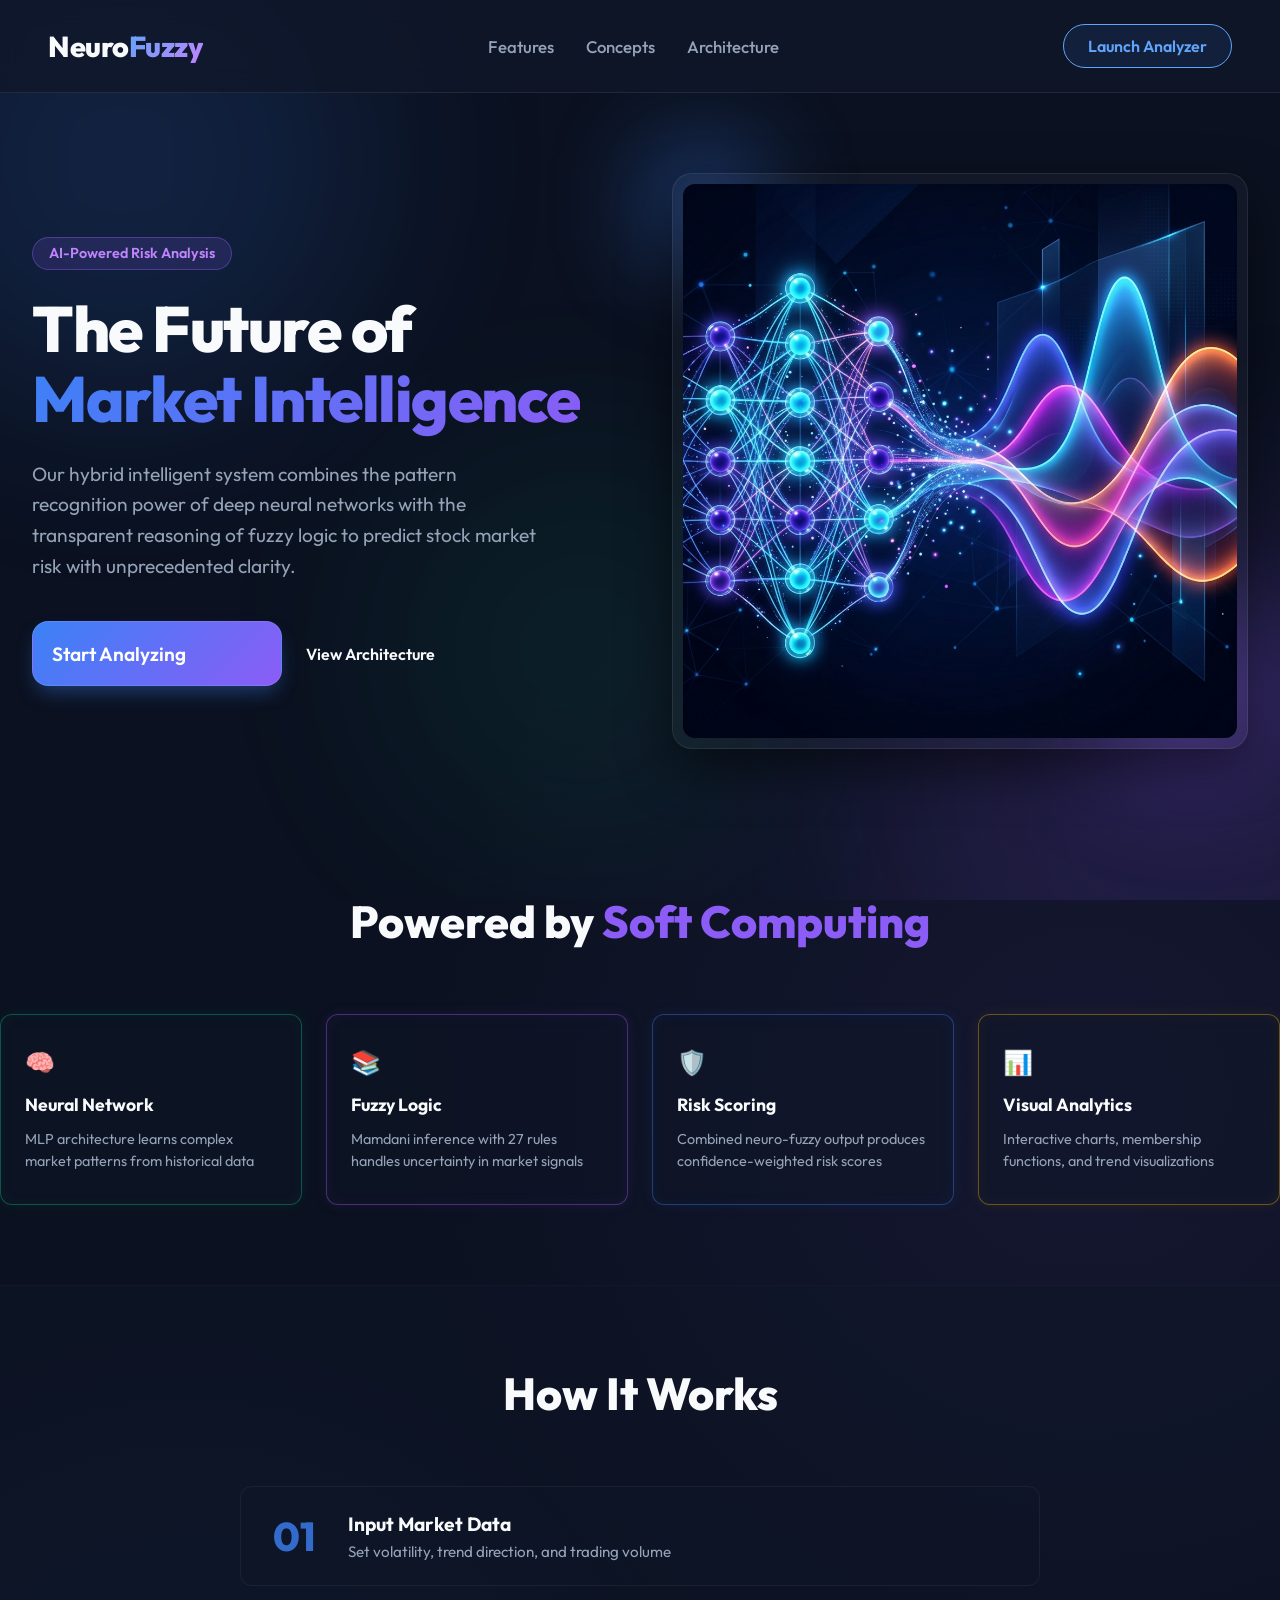
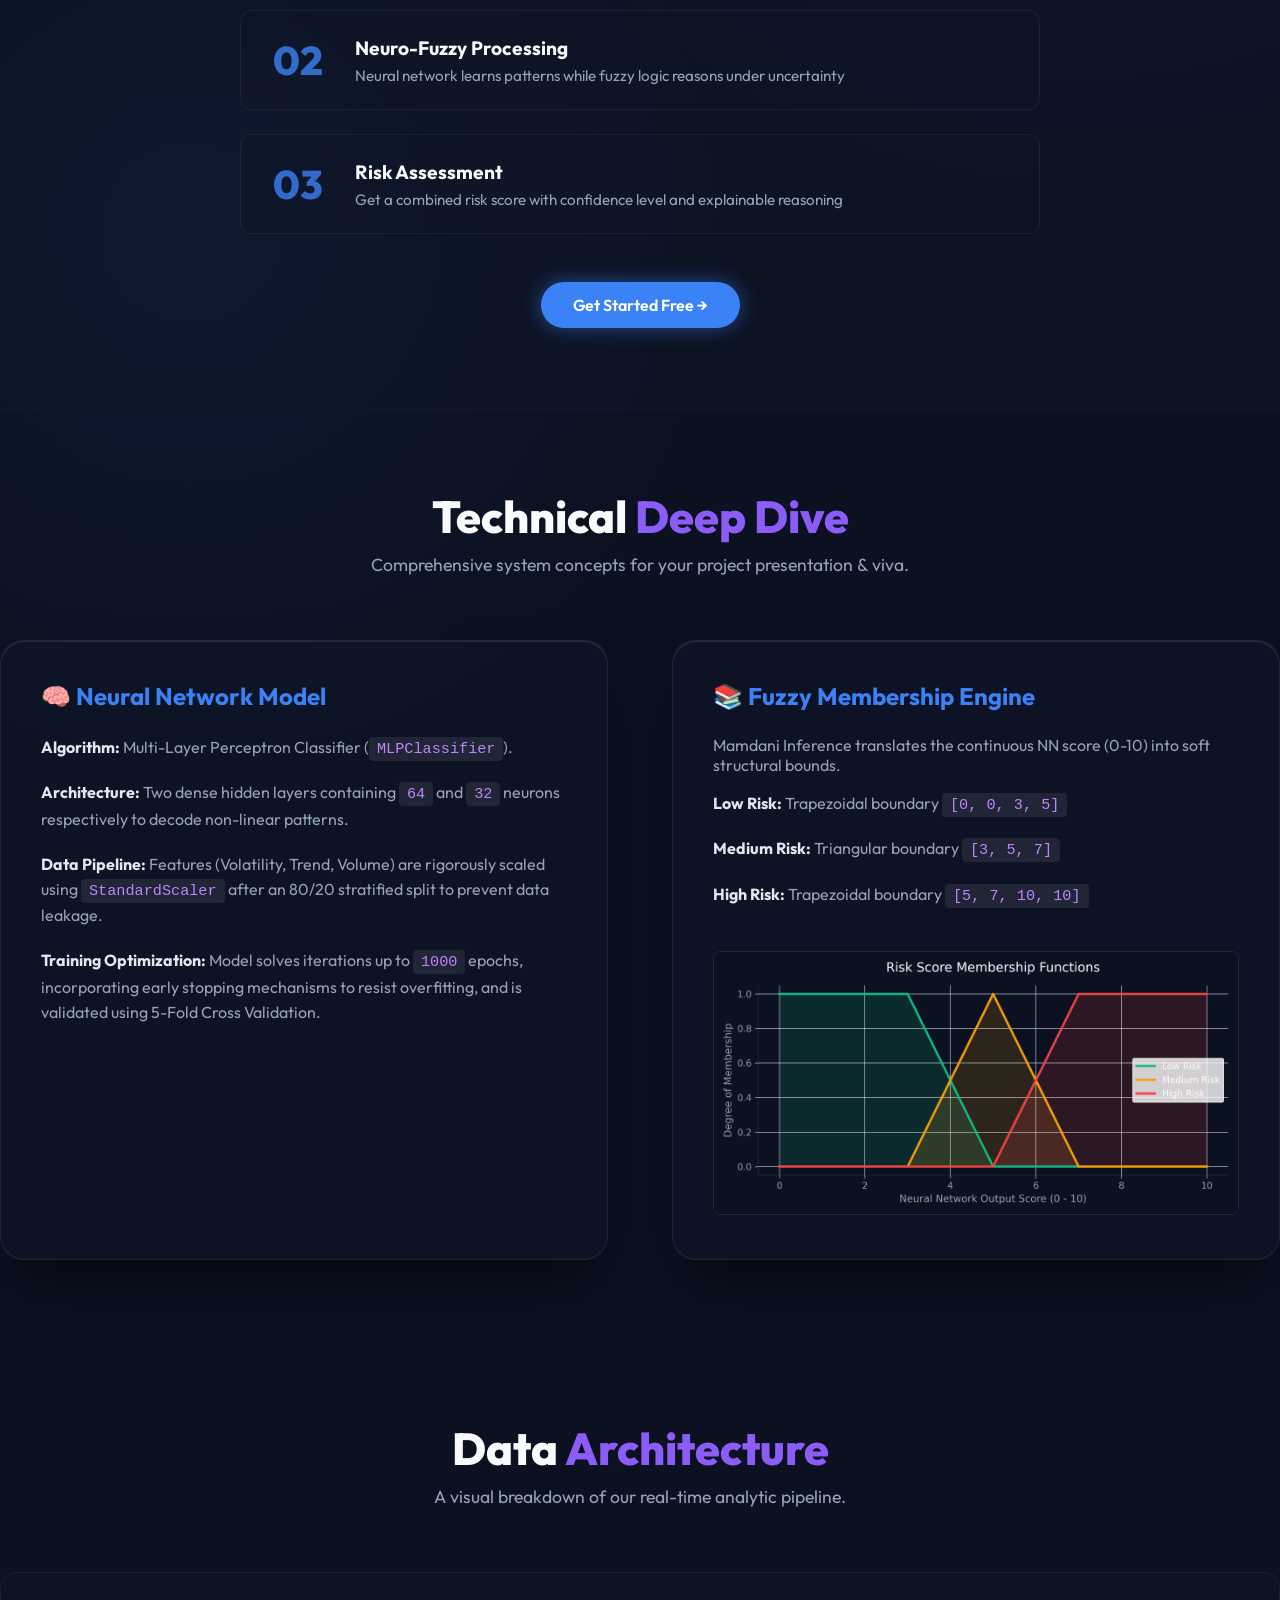
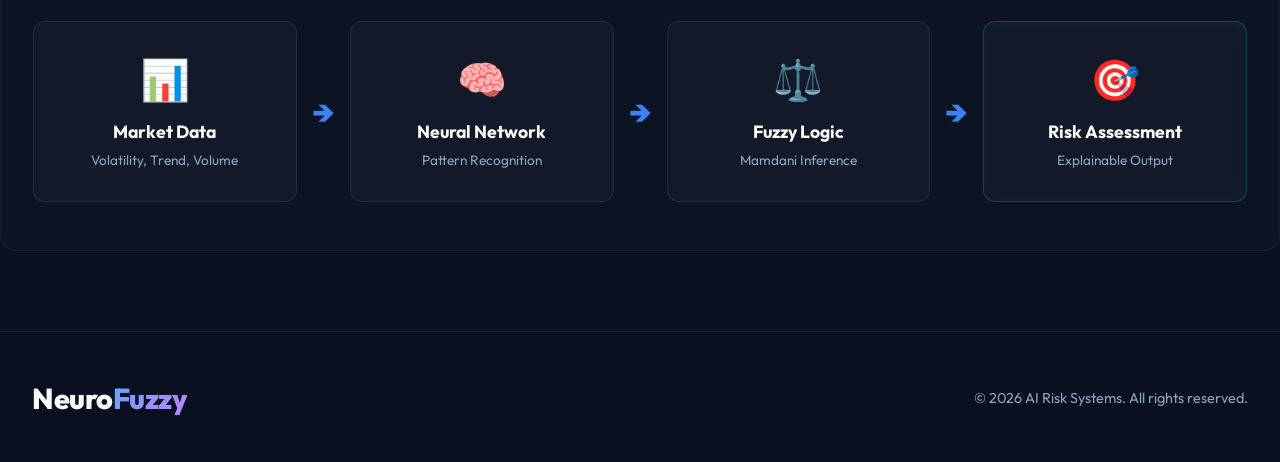
<file: templates/index.html>
<!DOCTYPE html>
<html lang="en">
<head>
    <meta charset="UTF-8">
    <meta name="viewport" content="width=device-width, initial-scale=1.0">
    <title>Neuro-Fuzzy AI Engine</title>
    <!-- Modern Font -->
    <link href="https://fonts.googleapis.com/css2?family=Outfit:wght@300;400;500;600;800&display=swap" rel="stylesheet">
    <link rel="stylesheet" href="/static/css/style.css">
    <link rel="stylesheet" href="/static/css/landing.css">
</head>
<body>
    <!-- Navbar -->
    <nav class="navbar">
        <div class="nav-brand">
            <span class="logo-text">Neuro</span><span class="logo-highlight">Fuzzy</span>
        </div>
        <div class="nav-links">
            <a href="#features">Features</a>
            <a href="#concepts">Concepts</a>
            <a href="#architecture">Architecture</a>
        </div>
        <a href="/analyzer" class="btn-nav">Launch Analyzer</a>
    </nav>

    <!-- Dynamic Background -->
    <div class="background-shapes">
        <div class="shape shape-1"></div>
        <div class="shape shape-2"></div>
        <div class="shape shape-3"></div>
    </div>

    <!-- Hero Section -->
    <header class="landing-hero container">
        <div class="hero-content">
            <div class="badge-pill">AI-Powered Risk Analysis</div>
            <h1>The Future of <br><span>Market Intelligence</span></h1>
            <p>Our hybrid intelligent system combines the pattern recognition power of deep neural networks with the transparent reasoning of fuzzy logic to predict stock market risk with unprecedented clarity.</p>
            <div class="hero-actions">
                <a href="/analyzer" class="btn-predict" style="display:inline-block; max-width: 250px; text-decoration:none;">
                    <span class="btn-text">Start Analyzing</span>
                </a>
                <a href="#architecture" class="btn-secondary">View Architecture</a>
            </div>
        </div>
        <div class="hero-visual">
            <div class="image-glass-wrapper">
                <img src="/static/img/concept.png" alt="Neuro-Fuzzy AI Concept" class="floating-img">
            </div>
        </div>
    </header>

    <!-- Soft Computing Section -->
    <section id="soft-computing" class="container section">
        <div class="section-header">
            <h2>Powered by <span>Soft Computing</span></h2>
        </div>
        <div class="soft-computing-grid">
            <div class="sc-card card-green">
                <div class="icon-box-small">🧠</div>
                <h3>Neural Network</h3>
                <p>MLP architecture learns complex market patterns from historical data</p>
            </div>
            <div class="sc-card card-purple">
                <div class="icon-box-small">📚</div>
                <h3>Fuzzy Logic</h3>
                <p>Mamdani inference with 27 rules handles uncertainty in market signals</p>
            </div>
            <div class="sc-card card-blue">
                <div class="icon-box-small">🛡️</div>
                <h3>Risk Scoring</h3>
                <p>Combined neuro-fuzzy output produces confidence-weighted risk scores</p>
            </div>
            <div class="sc-card card-yellow">
                <div class="icon-box-small">📊</div>
                <h3>Visual Analytics</h3>
                <p>Interactive charts, membership functions, and trend visualizations</p>
            </div>
        </div>
    </section>

    <!-- How It Works Section -->
    <section id="how-it-works" class="container section alt-section">
        <div class="section-header">
            <h2>How It Works</h2>
        </div>
        <div class="how-it-works-list">
            <div class="step-card">
                <div class="step-num">01</div>
                <div class="step-text">
                    <h3>Input Market Data</h3>
                    <p>Set volatility, trend direction, and trading volume</p>
                </div>
            </div>
            <div class="step-card">
                <div class="step-num">02</div>
                <div class="step-text">
                    <h3>Neuro-Fuzzy Processing</h3>
                    <p>Neural network learns patterns while fuzzy logic reasons under uncertainty</p>
                </div>
            </div>
            <div class="step-card">
                <div class="step-num">03</div>
                <div class="step-text">
                    <h3>Risk Assessment</h3>
                    <p>Get a combined risk score with confidence level and explainable reasoning</p>
                </div>
            </div>
        </div>
        <div class="action-center">
            <a href="/analyzer" class="btn-primary-glow">Get Started Free &rarr;</a>
        </div>
    </section>

    <!-- Technical Deep Dive / Viva Guide -->
    <section id="viva-guide" class="container section">
        <div class="section-header">
            <h2>Technical <span>Deep Dive</span></h2>
            <p>Comprehensive system concepts for your project presentation & viva.</p>
        </div>
        
        <div class="split-layout" style="align-items: stretch;">
            <div class="viva-block glass-panel">
                <h3>🧠 Neural Network Model</h3>
                <ul>
                    <li><strong>Algorithm:</strong> Multi-Layer Perceptron Classifier (<code>MLPClassifier</code>).</li>
                    <li><strong>Architecture:</strong> Two dense hidden layers containing <code>64</code> and <code>32</code> neurons respectively to decode non-linear patterns.</li>
                    <li><strong>Data Pipeline:</strong> Features (Volatility, Trend, Volume) are rigorously scaled using <code>StandardScaler</code> after an 80/20 stratified split to prevent data leakage.</li>
                    <li><strong>Training Optimization:</strong> Model solves iterations up to <code>1000</code> epochs, incorporating early stopping mechanisms to resist overfitting, and is validated using 5-Fold Cross Validation.</li>
                </ul>
            </div>
            
            <div class="viva-block glass-panel">
                <h3>📚 Fuzzy Membership Engine</h3>
                <p style="color: var(--text-muted); margin-bottom: 1rem;">Mamdani Inference translates the continuous NN score (0-10) into soft structural bounds.</p>
                <ul>
                    <li><strong>Low Risk:</strong> Trapezoidal boundary <code>[0, 0, 3, 5]</code></li>
                    <li><strong>Medium Risk:</strong> Triangular boundary <code>[3, 5, 7]</code></li>
                    <li><strong>High Risk:</strong> Trapezoidal boundary <code>[5, 7, 10, 10]</code></li>
                </ul>
                <img src="/static/img/membership.png" alt="Membership Graph" class="viva-graph">
            </div>
        </div>
    </section>

    <!-- Architecture / Flowchart Section -->
    <section id="architecture" class="container section">
        <div class="section-header">
            <h2>Data <span>Architecture</span></h2>
            <p>A visual breakdown of our real-time analytic pipeline.</p>
        </div>
        <div class="html-flowchart">
            <div class="flow-step">
                <div class="flow-icon">📊</div>
                <h4>Market Data</h4>
                <p>Volatility, Trend, Volume</p>
            </div>
            <div class="flow-arrow">&rarr;</div>
            <div class="flow-step">
                <div class="flow-icon">🧠</div>
                <h4>Neural Network</h4>
                <p>Pattern Recognition</p>
            </div>
            <div class="flow-arrow">&rarr;</div>
            <div class="flow-step">
                <div class="flow-icon">⚖️</div>
                <h4>Fuzzy Logic</h4>
                <p>Mamdani Inference</p>
            </div>
            <div class="flow-arrow">&rarr;</div>
            <div class="flow-step step-final">
                <div class="flow-icon">🎯</div>
                <h4>Risk Assessment</h4>
                <p>Explainable Output</p>
            </div>
        </div>
    </section>

    <!-- Footer -->
    <footer>
        <div class="container footer-content">
            <div class="nav-brand">
                <span class="logo-text">Neuro</span><span class="logo-highlight">Fuzzy</span>
            </div>
            <p>© 2026 AI Risk Systems. All rights reserved.</p>
        </div>
    </footer>

</body>
</html>
</file>
<file: static/css/style.css>
:root {
    --bg-color: #0b1120;
    --text-main: #f8fafc;
    --text-muted: #94a3b8;
    --primary: #3b82f6;
    --primary-hover: #60a5fa;
    --accent: #8b5cf6;
    --risk-low: #10b981;
    --risk-med: #f59e0b;
    --risk-high: #ef4444;
    --glass-bg: rgba(15, 23, 42, 0.6);
    --glass-border: rgba(255, 255, 255, 0.08);
}

* {
    margin: 0;
    padding: 0;
    box-sizing: border-box;
    font-family: 'Outfit', sans-serif;
}

body {
    background-color: var(--bg-color);
    color: var(--text-main);
    min-height: 100vh;
    overflow-x: hidden;
    position: relative;
    background-image: 
        radial-gradient(circle at 15% 50%, rgba(59, 130, 246, 0.08), transparent 25%),
        radial-gradient(circle at 85% 30%, rgba(139, 92, 246, 0.08), transparent 25%);
}

/* Dynamic Background Shapes */
.background-shapes {
    position: fixed;
    top: 0; left: 0; width: 100vw; height: 100vh;
    overflow: hidden;
    z-index: -1;
}

.shape {
    position: absolute;
    filter: blur(100px);
    border-radius: 50%;
    opacity: 0.6;
    animation: drift 25s infinite alternate ease-in-out;
}

.shape-1 {
    width: 500px; height: 500px;
    background: rgba(59, 130, 246, 0.25);
    top: -10%; left: -10%;
}

.shape-2 {
    width: 600px; height: 600px;
    background: rgba(139, 92, 246, 0.2);
    bottom: -20%; right: -15%;
    animation-delay: -5s;
}

.shape-3 {
    width: 400px; height: 400px;
    background: rgba(16, 185, 129, 0.15);
    top: 50%; left: 30%;
    animation-delay: -10s;
}

@keyframes drift {
    0% { transform: translate(0, 0) scale(1) rotate(0deg); }
    50% { transform: translate(100px, 50px) scale(1.1) rotate(180deg); }
    100% { transform: translate(-50px, 100px) scale(0.9) rotate(360deg); }
}

/* Layout Constraints */
.container {
    max-width: 1280px;
    margin: 0 auto;
    padding: 3rem 2rem;
}

.header {
    text-align: center;
    margin-bottom: 4rem;
    animation: fadeDown 0.8s ease-out forwards;
    opacity: 0;
}

@keyframes fadeDown {
    from { opacity: 0; transform: translateY(-30px); }
    to { opacity: 1; transform: translateY(0); }
}

.header h1 {
    font-size: 3.5rem;
    font-weight: 800;
    letter-spacing: -1.5px;
    margin-bottom: 0.5rem;
}

.header h1 span {
    background: linear-gradient(135deg, #60a5fa, #c084fc, #3b82f6);
    background-size: 200% 200%;
    background-clip: text;
    -webkit-background-clip: text;
    -webkit-text-fill-color: transparent;
    animation: gradientShift 5s ease infinite;
}

@keyframes gradientShift {
    0% { background-position: 0% 50%; }
    50% { background-position: 100% 50%; }
    100% { background-position: 0% 50%; }
}

.header p {
    color: var(--text-muted);
    font-size: 1.15rem;
    max-width: 600px;
    margin: 0 auto;
    font-weight: 300;
}

.dashboard {
    display: grid;
    grid-template-columns: 1fr 1fr;
    gap: 2.5rem;
    margin-bottom: 2.5rem;
}

/* Premium Glass Panels */
.glass-panel {
    background: var(--glass-bg);
    backdrop-filter: blur(20px);
    -webkit-backdrop-filter: blur(20px);
    border: 1px solid var(--glass-border);
    border-radius: 24px;
    padding: 2.5rem;
    box-shadow: 0 30px 60px -15px rgba(0, 0, 0, 0.6), inset 0 1px 0 rgba(255, 255, 255, 0.1);
    transition: transform 0.4s cubic-bezier(0.175, 0.885, 0.32, 1.275), box-shadow 0.4s ease;
}

.glass-panel:hover {
    transform: translateY(-5px);
    box-shadow: 0 40px 70px -10px rgba(0, 0, 0, 0.7), inset 0 1px 0 rgba(255, 255, 255, 0.2);
}

.glass-panel h2 {
    font-size: 1.4rem;
    font-weight: 600;
    margin-bottom: 2rem;
    display: flex;
    align-items: center;
    gap: 10px;
    color: #e2e8f0;
}

.glass-panel h2::before {
    content: '';
    display: block;
    width: 12px;
    height: 12px;
    border-radius: 50%;
    background: linear-gradient(135deg, var(--primary), var(--accent));
    box-shadow: 0 0 10px var(--primary);
}

/* Custom Sliding Inputs */
.input-group {
    margin-bottom: 2rem;
    position: relative;
    background: rgba(255,255,255,0.02);
    padding: 1.5rem;
    border-radius: 16px;
    border: 1px solid rgba(255,255,255,0.03);
    transition: background 0.3s;
}

.input-group:hover {
    background: rgba(255,255,255,0.04);
}

.input-group label {
    display: block;
    margin-bottom: 1rem;
    font-size: 1rem;
    font-weight: 500;
    letter-spacing: 0.5px;
}

/* Beautiful Custom Sliders */
input[type=range] {
    -webkit-appearance: none;
    appearance: none;
    width: 100%;
    background: transparent;
}

input[type=range]:focus {
    outline: none;
}

/* Track */
input[type=range]::-webkit-slider-runnable-track {
    width: 100%;
    height: 8px;
    cursor: pointer;
    background: rgba(255, 255, 255, 0.1);
    border-radius: 10px;
    box-shadow: inset 0 1px 3px rgba(0,0,0,0.5);
    transition: all 0.3s;
}

input[type=range]:hover::-webkit-slider-runnable-track {
    background: rgba(255, 255, 255, 0.15);
}

/* Thumb */
input[type=range]::-webkit-slider-thumb {
    height: 24px;
    width: 24px;
    border-radius: 50%;
    background: var(--text-main);
    cursor: pointer;
    -webkit-appearance: none;
    margin-top: -8px;
    box-shadow: 0 0 15px rgba(59, 130, 246, 0.8), inset 0 2px 4px rgba(255,255,255,0.8);
    border: 3px solid var(--primary);
    transition: transform 0.2s cubic-bezier(0.175, 0.885, 0.32, 1.275), box-shadow 0.2s;
}

input[type=range]::-webkit-slider-thumb:hover {
    transform: scale(1.3);
    box-shadow: 0 0 20px rgba(59, 130, 246, 1), inset 0 2px 4px rgba(255,255,255,1);
    background: #fff;
}

input[type=range]::-webkit-slider-thumb:active {
    transform: scale(1.1);
}

/* Slider labels */
.slider-labels {
    display: flex; 
    justify-content: space-between; 
    font-size: 0.85rem; 
    color: var(--text-muted); 
    margin-top: 12px;
    font-weight: 400;
}

.slider-val-readout {
    color: var(--primary-hover);
    font-weight: 600;
    background: rgba(59, 130, 246, 0.1);
    padding: 2px 8px;
    border-radius: 10px;
}

.tooltip {
    font-size: 0.75rem;
    color: #64748b;
    margin-top: 0.8rem;
    display: block;
    font-style: italic;
}

/* Buttons */
.btn-predict {
    width: 100%;
    padding: 1.2rem;
    border-radius: 16px;
    border: 1px solid rgba(255,255,255,0.1);
    background: linear-gradient(135deg, var(--primary), var(--accent));
    color: white;
    font-size: 1.2rem;
    font-weight: 600;
    cursor: pointer;
    transition: all 0.3s cubic-bezier(0.175, 0.885, 0.32, 1.275);
    display: flex;
    justify-content: center;
    align-items: center;
    position: relative;
    overflow: hidden;
    box-shadow: 0 10px 20px -5px rgba(59, 130, 246, 0.4);
}

.btn-predict::after {
    content: '';
    position: absolute;
    top: 0; left: -100%;
    width: 50%; height: 100%;
    background: linear-gradient(90deg, transparent, rgba(255,255,255,0.3), transparent);
    transform: skewX(-20deg);
    transition: 0.5s;
}

.btn-predict:hover {
    transform: translateY(-5px) scale(1.02);
    box-shadow: 0 20px 30px -10px rgba(59, 130, 246, 0.6);
}

.btn-predict:hover::after {
    left: 150%;
}

.btn-predict:active {
    transform: translateY(0) scale(0.98);
}

/* Result Section fluid rendering */
.result-placeholder {
    height: 100%;
    display: flex;
    align-items: center;
    justify-content: center;
    color: var(--text-muted);
    font-weight: 300;
    min-height: 250px;
    opacity: 0.7;
}

.results-content {
    animation: popIn 0.6s cubic-bezier(0.175, 0.885, 0.32, 1.275) forwards;
}

@keyframes popIn {
    0% { opacity: 0; transform: scale(0.95) translateY(20px); }
    100% { opacity: 1; transform: scale(1) translateY(0); }
}

.risk-badge {
    text-align: center;
    margin-bottom: 2rem;
}

.risk-badge span {
    display: inline-block;
    padding: 0.6rem 2.5rem;
    border-radius: 50px;
    font-size: 2.2rem;
    font-weight: 800;
    text-transform: uppercase;
    letter-spacing: 3px;
    box-shadow: 0 0 30px -10px currentColor; /* glow matches risk color */
    animation: badgePulse 2s infinite alternate;
}

@keyframes badgePulse {
    0% { transform: scale(1); filter: brightness(1); }
    100% { transform: scale(1.05); filter: brightness(1.2); }
}

.risk-low { color: var(--risk-low); background: rgba(16, 185, 129, 0.1); border: 2px solid var(--risk-low); }
.risk-medium { color: var(--risk-med); background: rgba(245, 158, 11, 0.1); border: 2px solid var(--risk-med); }
.risk-high { color: var(--risk-high); background: rgba(239, 68, 68, 0.1); border: 2px solid var(--risk-high); }

.score-container {
    display: flex;
    justify-content: center;
    align-items: center;
    margin-bottom: 2rem;
    height: 180px; /* Space for donut chart */
    position: relative;
}

/* Gauge Chart Canvas Wrapper */
.gauge-wrapper {
    position: relative;
    width: 200px;
    height: 100px; /* Half circle */
}

/* Maintain a beautiful score text in center of donut chart */
.gauge-overlay-text {
    position: absolute;
    bottom: -20px;
    left: 50%;
    transform: translateX(-50%);
    text-align: center;
}

.gauge-overlay-text h3 {
    font-size: 2.8rem;
    font-weight: 700;
    line-height: 1;
}

.gauge-overlay-text span {
    font-size: 0.9rem;
    color: var(--text-muted);
    text-transform: uppercase;
    letter-spacing: 2px;
}

/* Explainability */
.explanation-box {
    background: rgba(255,255,255,0.03);
    padding: 1.5rem;
    border-radius: 16px;
    border: 1px solid rgba(255,255,255,0.05);
}

.explanation-box h4 {
    margin-bottom: 1rem;
    color: #e2e8f0;
    font-weight: 600;
}

.explanation-box p {
    font-size: 0.95rem;
    margin-bottom: 1.5rem;
    line-height: 1.6;
    color: #cbd5e1;
}

.bar-row {
    margin-bottom: 1rem;
    display: flex;
    align-items: center;
    justify-content: space-between;
}

.bar-row span {
    width: 25%;
    font-size: 0.9rem;
    font-weight: 500;
    color: var(--text-muted);
}

.progress-bg {
    width: 70%;
    height: 10px;
    background: rgba(0,0,0,0.3);
    border-radius: 5px;
    overflow: hidden;
    position: relative;
    box-shadow: inset 0 1px 2px rgba(0,0,0,0.5);
}

.progress-fill {
    height: 100%;
    background: linear-gradient(90deg, #3b82f6, #8b5cf6);
    width: 0%;
    border-radius: 5px;
    transition: width 1.2s cubic-bezier(0.175, 0.885, 0.32, 1.275);
    box-shadow: 0 0 10px rgba(139, 92, 246, 0.5);
}

/* Charts Section */
.chart-section {
    margin-top: 2rem;
    animation: fadeDown 1s ease-out forwards;
    animation-delay: 0.2s;
    opacity: 0;
}

.chart-header {
    display: flex;
    justify-content: space-between;
    align-items: center;
    margin-bottom: 1.5rem;
}

.tabs button {
    background: rgba(255,255,255,0.05);
    border: 1px solid var(--glass-border);
    color: var(--text-muted);
    padding: 0.8rem 1.5rem;
    border-radius: 12px;
    cursor: pointer;
    transition: all 0.3s;
    font-weight: 500;
}

.tabs button:hover {
    background: rgba(255,255,255,0.1);
    color: white;
}

.tabs button.active {
    background: rgba(59, 130, 246, 0.2);
    color: white;
    border-color: rgba(59, 130, 246, 0.5);
    box-shadow: 0 0 20px rgba(59, 130, 246, 0.2);
}

.tab-content {
    height: 350px;
    width: 100%;
    display: flex;
    justify-content: center;
    background: rgba(0,0,0,0.2);
    border-radius: 16px;
    padding: 1.5rem;
    box-shadow: inset 0 2px 10px rgba(0,0,0,0.4);
}

.cm-image {
    max-height: 100%;
    border-radius: 12px;
    object-fit: contain;
}

/* Utils */
.error-msg {
    color: var(--risk-high);
    margin-top: 1rem;
    font-size: 1rem;
    text-align: center;
    font-weight: 500;
}

.loader {
    border: 3px solid rgba(255,255,255,0.1);
    border-radius: 50%;
    border-top: 3px solid white;
    width: 24px;
    height: 24px;
    animation: spin 0.8s linear infinite;
}

@keyframes spin { 0% { transform: rotate(0deg); } 100% { transform: rotate(360deg); } }

@media (max-width: 900px) {
    .dashboard {
        grid-template-columns: 1fr;
    }
}

/* Add .back-link for analyzer.html */
.back-link {
    position: absolute;
    top: 2rem;
    left: 2rem;
    color: var(--text-muted);
    text-decoration: none;
    font-weight: 500;
    transition: color 0.3s;
    background: rgba(255,255,255,0.05);
    padding: 0.5rem 1rem;
    border-radius: 50px;
    border: 1px solid var(--glass-border);
}

.back-link:hover {
    color: var(--text-main);
    background: rgba(255,255,255,0.1);
}
</file>
<file: static/css/landing.css>
/* Landing Page Specific Styles */
/* Navbar */
.navbar {
    display: flex;
    justify-content: space-between;
    align-items: center;
    padding: 1.5rem 3rem;
    background: rgba(15, 23, 42, 0.8);
    backdrop-filter: blur(12px);
    -webkit-backdrop-filter: blur(12px);
    position: sticky;
    top: 0;
    z-index: 1000;
    border-bottom: 1px solid var(--glass-border);
}

.nav-brand {
    font-size: 1.8rem;
    font-weight: 800;
    letter-spacing: -0.5px;
}

.logo-text {
    color: var(--text-main);
}

.logo-highlight {
    background: linear-gradient(135deg, #60a5fa, #c084fc);
    background-clip: text;
    -webkit-background-clip: text;
    -webkit-text-fill-color: transparent;
}

.nav-links {
    display: flex;
    gap: 2rem;
}

.nav-links a {
    color: var(--text-muted);
    text-decoration: none;
    font-weight: 500;
    font-size: 1.05rem;
    transition: color 0.3s;
}

.nav-links a:hover {
    color: var(--text-main);
}

.btn-nav {
    display: inline-block;
    padding: 0.7rem 1.5rem;
    background: rgba(59, 130, 246, 0.1);
    color: var(--primary-hover);
    border: 1px solid var(--primary-hover);
    border-radius: 50px;
    text-decoration: none;
    font-weight: 600;
    transition: all 0.3s;
}

.btn-nav:hover {
    background: var(--primary-hover);
    color: white;
    box-shadow: 0 0 15px rgba(59, 130, 246, 0.4);
}

/* Base Section */
.section {
    padding: 5rem 0;
    animation: fadeUp 1s ease-out forwards;
    opacity: 0;
}

@keyframes fadeUp {
    from {
        opacity: 0;
        transform: translateY(40px);
    }

    to {
        opacity: 1;
        transform: translateY(0);
    }
}

.section-header {
    text-align: center;
    margin-bottom: 4rem;
}

.section-header h2 {
    font-size: 2.8rem;
    font-weight: 800;
}

.section-header h2 span {
    color: var(--accent);
}

.section-header p {
    color: var(--text-muted);
    margin-top: 0.5rem;
    font-size: 1.1rem;
}

/* Hero Section */
.landing-hero {
    display: grid;
    grid-template-columns: 1fr 1fr;
    gap: 4rem;
    align-items: center;
    min-height: 80vh;
    padding-top: 4rem;
}

.badge-pill {
    display: inline-block;
    padding: 0.4rem 1rem;
    background: rgba(139, 92, 246, 0.15);
    border: 1px solid rgba(139, 92, 246, 0.4);
    color: #c084fc;
    border-radius: 50px;
    font-size: 0.9rem;
    font-weight: 600;
    margin-bottom: 1.5rem;
}

.hero-content h1 {
    font-size: 4rem;
    line-height: 1.1;
    font-weight: 800;
    margin-bottom: 1.5rem;
    letter-spacing: -1.5px;
}

.hero-content h1 span {
    background: linear-gradient(135deg, #3b82f6, #8b5cf6);
    background-clip: text;
    -webkit-text-fill-color: transparent;
}

.hero-content p {
    font-size: 1.2rem;
    color: var(--text-muted);
    margin-bottom: 2.5rem;
    line-height: 1.6;
    max-width: 90%;
}

.hero-actions {
    display: flex;
    gap: 1.5rem;
    align-items: center;
}

.btn-secondary {
    color: var(--text-main);
    text-decoration: none;
    font-weight: 600;
    transition: color 0.3s;
}

.btn-secondary:hover {
    color: var(--primary-hover);
}

/* Hero Visual & Glass Image */
.hero-visual {
    position: relative;
}

.image-glass-wrapper {
    position: relative;
    border-radius: 20px;
    padding: 10px;
    background: rgba(255, 255, 255, 0.03);
    border: 1px solid rgba(255, 255, 255, 0.08);
    box-shadow: 0 20px 50px rgba(0, 0, 0, 0.5);
    animation: floating 6s ease-in-out infinite;
}

.image-glass-wrapper::before {
    content: '';
    position: absolute;
    top: -20px;
    left: -20px;
    width: 100px;
    height: 100px;
    background: var(--primary);
    filter: blur(50px);
    z-index: -1;
    opacity: 0.5;
}

.image-glass-wrapper::after {
    content: '';
    position: absolute;
    bottom: -20px;
    right: -20px;
    width: 150px;
    height: 150px;
    background: var(--accent);
    filter: blur(60px);
    z-index: -1;
    opacity: 0.4;
}

.floating-img {
    width: 100%;
    border-radius: 12px;
    display: block;
}

@keyframes floating {
    0% {
        transform: translateY(0px);
    }

    50% {
        transform: translateY(-15px);
    }

    100% {
        transform: translateY(0px);
    }
}

/* Features Grid */
.features-grid {
    display: grid;
    grid-template-columns: repeat(3, 1fr);
    gap: 2rem;
}

.feature-card {
    padding: 3rem 2rem;
    text-align: center;
}

.icon-box {
    font-size: 3rem;
    margin-bottom: 1.5rem;
    display: inline-block;
    padding: 1rem;
    background: rgba(255, 255, 255, 0.05);
    border-radius: 20px;
}

.feature-card h3 {
    font-size: 1.5rem;
    margin-bottom: 1rem;
}

.feature-card p {
    color: var(--text-muted);
    line-height: 1.6;
}

/* Split Section (Concepts) */
.alt-section {
    position: relative;
}

.alt-section::before {
    content: '';
    position: absolute;
    top: 0;
    left: 50%;
    transform: translateX(-50%);
    width: 100vw;
    height: 100%;
    background: rgba(15, 23, 42, 0.4);
    z-index: -1;
    border-top: 1px solid rgba(255, 255, 255, 0.02);
    border-bottom: 1px solid rgba(255, 255, 255, 0.02);
}

.split-layout {
    display: grid;
    grid-template-columns: 1fr 1fr;
    gap: 4rem;
    align-items: center;
}

.split-text h2 {
    font-size: 2.8rem;
    margin-bottom: 2rem;
}

.split-text h2 span {
    color: var(--primary);
}

.concept-block {
    margin-bottom: 2.5rem;
}

.concept-block h3 {
    font-size: 1.4rem;
    color: white;
    margin-bottom: 0.8rem;
    border-left: 3px solid var(--accent);
    padding-left: 1rem;
}

.concept-block p {
    color: var(--text-muted);
    line-height: 1.7;
    margin-left: 1.2rem;
}

/* Fuzzy Rules UI */
.split-visual h4 {
    font-size: 1.3rem;
    margin-bottom: 1.5rem;
    text-align: center;
    color: #e2e8f0;
}

.rule-list {
    list-style: none;
}

.rule-list li {
    background: rgba(0, 0, 0, 0.2);
    padding: 1.2rem;
    border-radius: 12px;
    margin-bottom: 1rem;
    font-family: monospace;
    font-size: 1rem;
    border: 1px solid rgba(255, 255, 255, 0.05);
}

.rule-list strong {
    color: var(--primary-hover);
}

.rule-list span {
    color: #fdf8f6;
    background: rgba(255, 255, 255, 0.1);
    padding: 2px 6px;
    border-radius: 4px;
}

/* HTML Flowchart */
.html-flowchart {
    display: flex;
    justify-content: space-between;
    align-items: center;
    background: rgba(15, 23, 42, 0.4);
    border: 1px solid rgba(255, 255, 255, 0.05);
    border-radius: 16px;
    padding: 3rem 2rem;
    gap: 1rem;
    flex-wrap: wrap;
}

.flow-step {
    flex: 1;
    min-width: 180px;
    text-align: center;
    background: rgba(255, 255, 255, 0.03);
    border: 1px solid rgba(255, 255, 255, 0.08);
    padding: 2rem 1rem;
    border-radius: 12px;
    transition: transform 0.3s, box-shadow 0.3s;
}

.flow-step:hover {
    transform: translateY(-5px);
    box-shadow: 0 10px 20px rgba(0, 0, 0, 0.5);
    border-color: rgba(59, 130, 246, 0.4);
}

.step-final {
    border-color: rgba(16, 185, 129, 0.3);
    box-shadow: inset 0 0 20px rgba(16, 185, 129, 0.05);
}

.flow-icon {
    font-size: 2.5rem;
    margin-bottom: 1rem;
}

.flow-step h4 {
    font-size: 1.1rem;
    color: white;
    margin-bottom: 0.5rem;
}

.flow-step p {
    font-size: 0.85rem;
    color: var(--text-muted);
}

.flow-arrow {
    font-size: 2rem;
    color: var(--primary);
    font-weight: 800;
}

/* Technical Deep Dive / Viva Guide */
.viva-block {
    padding: 2.5rem;
    height: 100%;
}

.viva-block h3 {
    font-size: 1.5rem;
    color: var(--primary);
    margin-bottom: 1.5rem;
}

.viva-block ul {
    list-style: none;
}

.viva-block li {
    margin-bottom: 1.2rem;
    color: var(--text-muted);
    line-height: 1.6;
}

.viva-block li strong {
    color: #e2e8f0;
}

.viva-block code {
    background: rgba(255, 255, 255, 0.08);
    padding: 3px 8px;
    border-radius: 4px;
    color: #c084fc;
    font-family: monospace;
    font-size: 0.95rem;
}

.viva-graph {
    width: 100%;
    margin-top: 1.5rem;
    border-radius: 8px;
    border: 1px solid rgba(255, 255, 255, 0.1);
    background: rgba(0, 0, 0, 0.2);
}

/* Footer */
footer {
    padding: 3rem 0;
    border-top: 1px solid var(--glass-border);
    background: rgba(11, 17, 32, 0.9);
}

.footer-content {
    display: flex;
    justify-content: space-between;
    align-items: center;
    padding: 0 2rem;
}

.footer-content p {
    color: var(--text-muted);
    font-size: 0.9rem;
}

/* Responsive */
@media (max-width: 900px) {

    .landing-hero,
    .split-layout {
        grid-template-columns: 1fr;
        gap: 3rem;
        text-align: center;
    }

    .features-grid {
        grid-template-columns: 1fr;
    }

    .hero-actions {
        justify-content: center;
    }

    .nav-links {
        display: none;
    }

    .rule-list li {
        font-size: 0.85rem;
    }

    .concept-block h3 {
        margin-left: 0;
    }

    .concept-block p {
        margin-left: 0;
    }

    .soft-computing-grid {
        grid-template-columns: 1fr;
    }
}

/* New Grid: Powered by Soft Computing */
.soft-computing-grid {
    display: grid;
    grid-template-columns: repeat(4, 1fr);
    gap: 1.5rem;
}

.sc-card {
    background: rgba(15, 23, 42, 0.4);
    border: 1px solid rgba(255, 255, 255, 0.05);
    border-radius: 12px;
    padding: 2rem 1.5rem;
    transition: transform 0.3s, box-shadow 0.3s;
}

.sc-card:hover {
    transform: translateY(-5px);
}

.sc-card h3 {
    font-size: 1.1rem;
    margin-bottom: 0.8rem;
}

.sc-card p {
    font-size: 0.9rem;
    color: var(--text-muted);
    line-height: 1.5;
}

.card-green {
    box-shadow: 0 0 15px rgba(16, 185, 129, 0.08), inset 0 0 15px rgba(16, 185, 129, 0.05);
    border-color: rgba(16, 185, 129, 0.4);
}

.card-purple {
    box-shadow: 0 0 15px rgba(168, 85, 247, 0.08), inset 0 0 15px rgba(168, 85, 247, 0.05);
    border-color: rgba(168, 85, 247, 0.4);
}

.card-blue {
    box-shadow: 0 0 15px rgba(59, 130, 246, 0.08), inset 0 0 15px rgba(59, 130, 246, 0.05);
    border-color: rgba(59, 130, 246, 0.4);
}

.card-yellow {
    box-shadow: 0 0 15px rgba(234, 179, 8, 0.08), inset 0 0 15px rgba(234, 179, 8, 0.05);
    border-color: rgba(234, 179, 8, 0.4);
}

.card-green .icon-box-small {
    color: #10b981;
}

.card-purple .icon-box-small {
    color: #a855f7;
}

.card-blue .icon-box-small {
    color: #3b82f6;
}

.card-yellow .icon-box-small {
    color: #eab308;
}

.icon-box-small {
    font-size: 1.5rem;
    margin-bottom: 1rem;
}

/* How It Works List */
.how-it-works-list {
    max-width: 800px;
    margin: 0 auto;
    display: flex;
    flex-direction: column;
    gap: 1.5rem;
}

.step-card {
    display: flex;
    align-items: center;
    background: rgba(15, 23, 42, 0.4);
    border: 1px solid rgba(255, 255, 255, 0.05);
    border-radius: 12px;
    padding: 1.5rem 2rem;
    gap: 2rem;
    transition: transform 0.3s, background 0.3s;
}

.step-card:hover {
    transform: translateX(10px);
    background: rgba(255, 255, 255, 0.03);
}

.step-num {
    font-size: 2.5rem;
    font-weight: 800;
    color: #3b82f6;
    opacity: 0.8;
}

.step-text h3 {
    font-size: 1.2rem;
    margin-bottom: 0.4rem;
}

.step-text p {
    color: var(--text-muted);
    font-size: 0.95rem;
}

.action-center {
    text-align: center;
    margin-top: 3rem;
}

.btn-primary-glow {
    display: inline-block;
    padding: 0.8rem 2rem;
    background: #3b82f6;
    color: white;
    font-weight: 600;
    text-decoration: none;
    border-radius: 50px;
    box-shadow: 0 0 20px rgba(59, 130, 246, 0.5);
    transition: all 0.3s;
}

.btn-primary-glow:hover {
    background: #2563eb;
    box-shadow: 0 0 30px rgba(59, 130, 246, 0.8);
    transform: scale(1.05);
}
</file>
